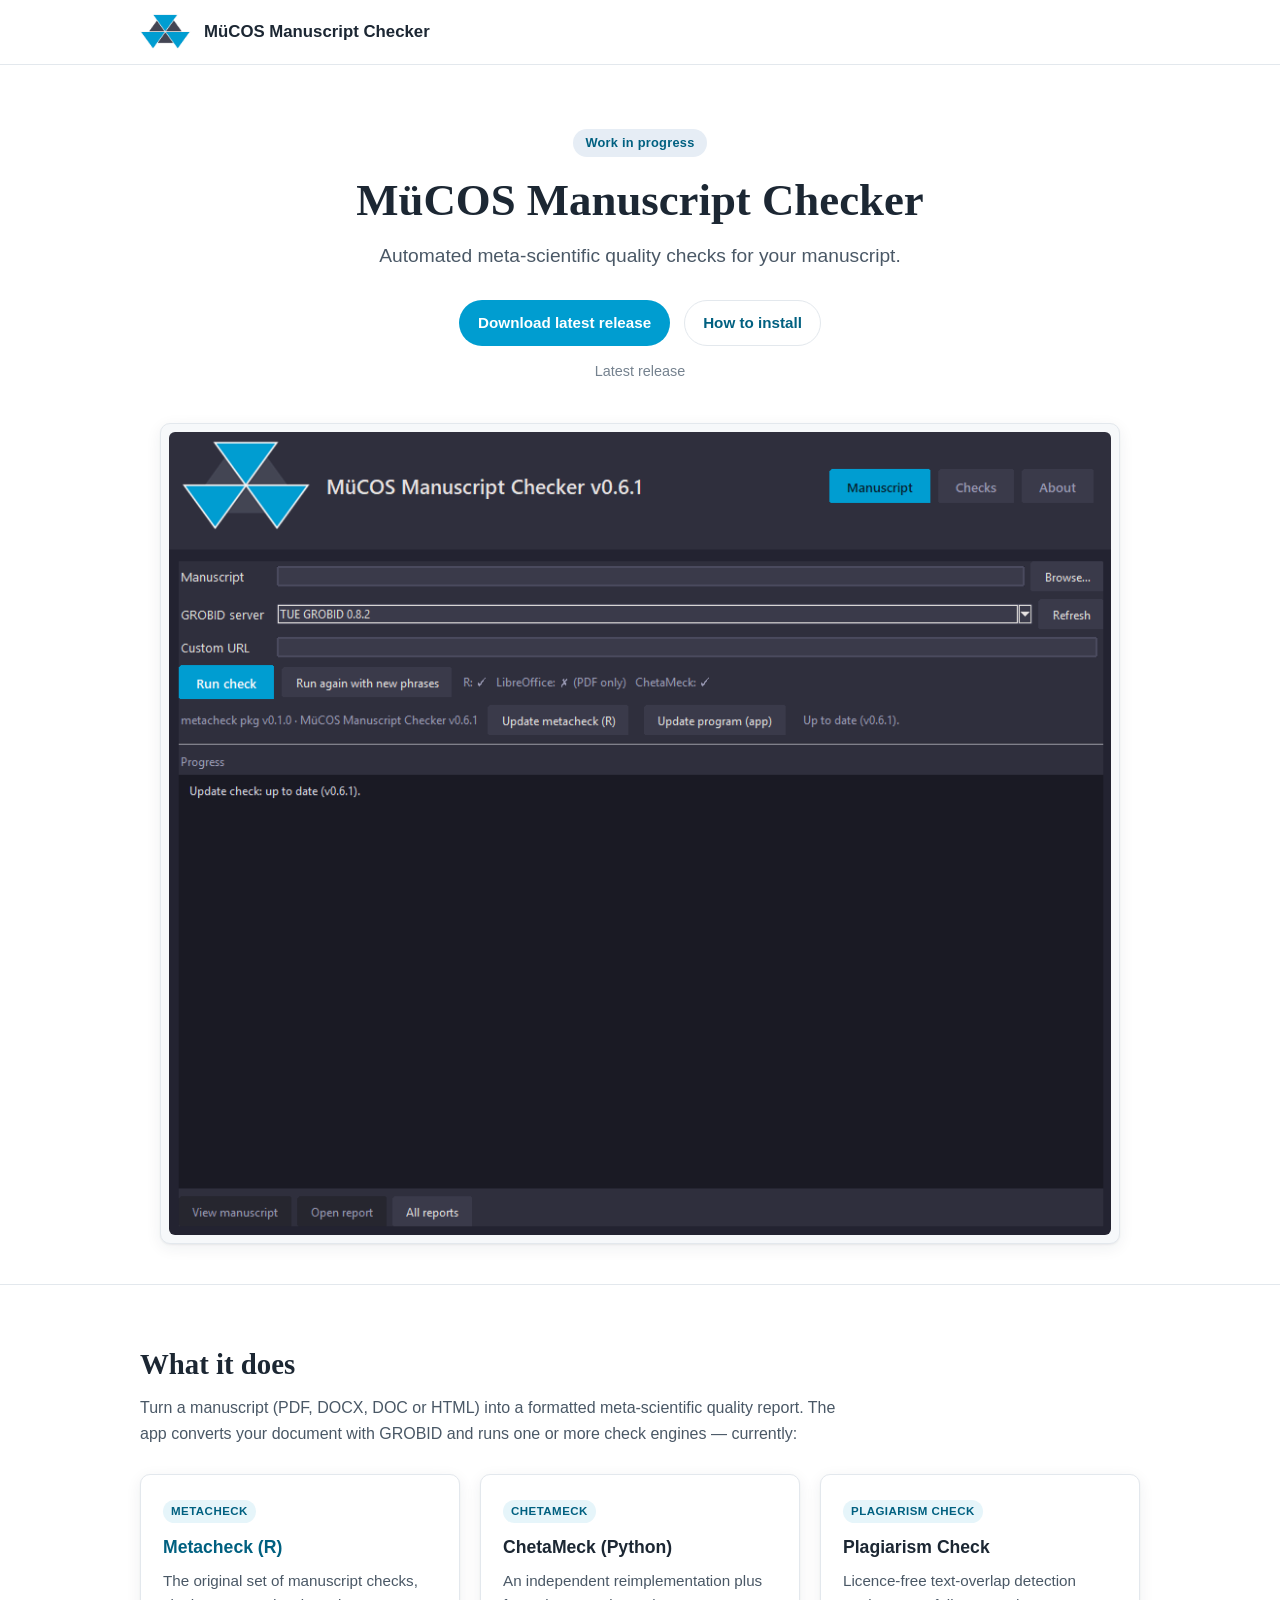
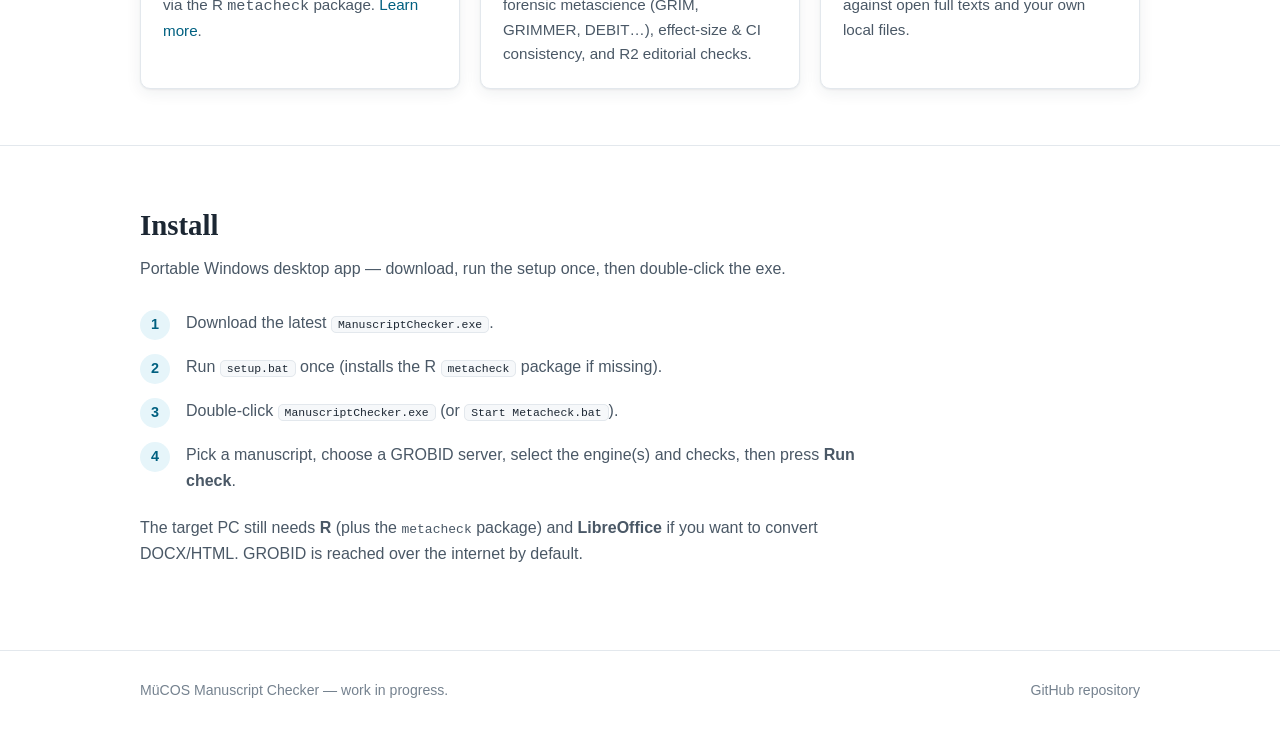
<file: site/index.html>
<!DOCTYPE html>
<html lang="en">
<head>
  <meta charset="utf-8">
  <meta name="viewport" content="width=device-width, initial-scale=1">
  <title>MüCOS Manuscript Checker</title>
  <meta name="description" content="Automated meta-scientific quality checks for manuscripts.">
  <link rel="icon" href="assets/logo.png">
  <link rel="stylesheet" href="assets/style.css">
</head>
<body id="top">

  <header class="header">
    <div class="header-inner">
      <a class="brand" href="#top" title="Back to top">
        <img src="assets/logo.png" alt="MüCOS logo">
        <span>MüCOS Manuscript Checker</span>
      </a>
    </div>
  </header>

  <main>
    <section class="hero">
      <div class="container">
        <div class="badge">Work in progress</div>
        <h1>MüCOS Manuscript Checker</h1>
        <p class="tagline">Automated meta-scientific quality checks for your manuscript.</p>
        <div class="hero-actions">
          <a class="btn btn-primary" id="dl-btn" href="https://github.com/replicationresearch/manuscriptchecker/releases/latest/download/ManuscriptChecker.exe">Download latest release</a>
          <a class="btn btn-ghost" href="#install">How to install</a>
        </div>
        <p class="hero-meta">
          <span id="version">Latest release</span>
          <span id="dl-size"></span>
        </p>

        <div class="screenshot-wrap">
          <img src="assets/mmc.png" alt="Screenshot of the MüCOS Manuscript Checker desktop app">
        </div>
      </div>
    </section>

    <section class="section" id="overview">
      <div class="container">
        <h2>What it does</h2>
        <p class="lead">
          Turn a manuscript (PDF, DOCX, DOC or HTML) into a formatted meta-scientific
          quality report. The app converts your document with GROBID and runs one or
          more check engines — currently:
        </p>
        <div class="cards">
          <div class="card">
            <span class="tag">metacheck</span>
            <h3><a href="https://www.scienceverse.org/metacheck/articles/metacheck.html">Metacheck (R)</a></h3>
            <p>The original set of manuscript checks, via the R <code>metacheck</code> package. <a href="https://www.scienceverse.org/metacheck/articles/metacheck.html">Learn more</a>.</p>
          </div>
          <div class="card">
            <span class="tag">ChetaMeck</span>
            <h3>ChetaMeck (Python)</h3>
            <p>An independent reimplementation plus forensic metascience (GRIM, GRIMMER, DEBIT…), effect-size &amp; CI consistency, and R2 editorial checks.</p>
          </div>
          <div class="card">
            <span class="tag">Plagiarism Check</span>
            <h3>Plagiarism Check</h3>
            <p>Licence-free text-overlap detection against open full texts and your own local files.</p>
          </div>
        </div>
      </div>
    </section>

    <section class="section" id="install">
      <div class="container">
        <h2>Install</h2>
        <p class="lead">Portable Windows desktop app — download, run the setup once, then double-click the exe.</p>
        <div class="steps">
          <div class="step"><div>Download the latest <code>ManuscriptChecker.exe</code>.</div></div>
          <div class="step"><div>Run <code>setup.bat</code> once (installs the R <code>metacheck</code> package if missing).</div></div>
          <div class="step"><div>Double-click <code>ManuscriptChecker.exe</code> (or <code>Start Metacheck.bat</code>).</div></div>
          <div class="step"><div>Pick a manuscript, choose a GROBID server, select the engine(s) and checks, then press <strong>Run check</strong>.</div></div>
        </div>
        <p class="lead" style="margin-top:22px;">
          The target PC still needs <strong>R</strong> (plus the <code>metacheck</code> package) and
          <strong>LibreOffice</strong> if you want to convert DOCX/HTML. GROBID is reached over the
          internet by default.
        </p>
      </div>
    </section>
  </main>

  <footer class="footer">
    <div class="container footer-inner">
      <div>MüCOS Manuscript Checker — work in progress.</div>
      <div>
        <a href="https://github.com/replicationresearch/manuscriptchecker">GitHub repository</a>
      </div>
    </div>
  </footer>

  <script>
    const REPO = "replicationresearch/manuscriptchecker";
    const EXE = "ManuscriptChecker.exe";
    function fmt(b) {
      if (!b) return "";
      const u = ["B", "KB", "MB", "GB"];
      let i = 0;
      while (b >= 1024 && i < u.length - 1) { b /= 1024; i++; }
      return b.toFixed(1) + " " + u[i];
    }
    async function refresh() {
      try {
        const r = await fetch(`https://api.github.com/repos/${REPO}/releases/latest`);
        if (!r.ok) return;
        const rel = await r.json();
        const ver = (rel.tag_name || "").replace(/^v/, "");
        const asset = (rel.assets || []).find(a => a.name === EXE);
        const url = asset ? asset.browser_download_url
                          : `https://github.com/${REPO}/releases/latest/download/${EXE}`;
        document.getElementById("dl-btn").href = url;
        document.getElementById("version").textContent = ver ? "Latest release: v" + ver : "Latest release";
        document.getElementById("dl-size").textContent = asset ? " · " + fmt(asset.size) : "";
      } catch (e) { /* keep the static latest/download fallback link */ }
    }
    refresh();
  </script>
</body>
</html>
</file>
<file: site/assets/style.css>
:root {
  --accent: #009dd0;
  --accent-dark: #00769c;
  --accent-soft: #e6f5fa;
  --accent-deep: #006080;
  --accent-deep-dark: #004a63;
  --highlight-soft: #e6edf5;
  --ink: #1c2733;
  --ink-soft: #4a5866;
  --muted: #75828f;
  --rule: #e3e8ed;
  --bg: #ffffff;
  --bg-alt: #f6f8fa;
  --serif: "Source Serif 4", "Charter", Cambria, Georgia, serif;
  --sans: "Source Sans 3", -apple-system, BlinkMacSystemFont, "Segoe UI", Roboto, "Helvetica Neue", Arial, sans-serif;
  --shadow: 0 1px 2px rgba(28, 39, 51, .06), 0 4px 16px rgba(28, 39, 51, .07);
  --radius: 10px;
}

* { box-sizing: border-box; }

html { scroll-behavior: smooth; }

body {
  margin: 0;
  font-family: var(--sans);
  color: var(--ink);
  background: var(--bg);
  line-height: 1.6;
  -webkit-font-smoothing: antialiased;
}

a { color: var(--accent-deep); text-decoration: none; }
a:hover { color: var(--accent-deep-dark); }

.container { max-width: 1040px; margin: 0 auto; padding: 0 20px; }

/* Header */
.header {
  position: sticky;
  top: 0;
  z-index: 50;
  background: rgba(255, 255, 255, .92);
  backdrop-filter: saturate(180%) blur(8px);
  border-bottom: 1px solid var(--rule);
}
.header-inner {
  display: flex;
  align-items: center;
  justify-content: space-between;
  gap: 16px;
  padding: 12px 20px;
  max-width: 1040px;
  margin: 0 auto;
}
.brand { display: flex; align-items: center; gap: 12px; color: inherit; text-decoration: none; }
.brand img { height: 40px; width: auto; display: block; }
.brand span { font-weight: 700; font-size: 1.05rem; color: var(--ink); }

.nav { display: flex; align-items: center; gap: 18px; }
.nav a { color: var(--ink-soft); font-weight: 500; }
.nav a:hover { color: var(--accent-deep); }

/* Buttons */
.btn {
  display: inline-flex;
  align-items: center;
  gap: 8px;
  padding: 10px 18px;
  border-radius: 999px;
  font-weight: 600;
  font-size: 0.95rem;
  border: 1px solid transparent;
  cursor: pointer;
  transition: background .15s ease, transform .1s ease;
}
.btn-primary { background: var(--accent); color: #fff; }
.btn-primary:link, .btn-primary:visited { color: #fff; }
.btn-primary:hover { background: var(--accent-dark); color: #fff; }
.btn-primary:active { color: #fff; }
.btn-ghost { background: transparent; color: var(--accent-deep); border-color: var(--rule); }
.btn-ghost:hover { background: var(--accent-soft); border-color: var(--accent-soft); }
.btn-sm { padding: 7px 14px; font-size: 0.85rem; }

/* Hero */
.hero { padding: 64px 0 40px; text-align: center; }
.hero .badge {
  display: inline-block;
  padding: 4px 12px;
  border-radius: 999px;
  background: var(--highlight-soft);
  color: var(--accent-deep);
  font-size: 0.8rem;
  font-weight: 600;
  letter-spacing: .02em;
  margin-bottom: 18px;
}
.hero h1 {
  font-family: var(--serif);
  font-size: 2.8rem;
  line-height: 1.15;
  margin: 0 0 14px;
  color: var(--ink);
}
.hero .tagline {
  font-size: 1.2rem;
  color: var(--ink-soft);
  max-width: 640px;
  margin: 0 auto 28px;
}
.hero-actions { display: flex; justify-content: center; gap: 14px; flex-wrap: wrap; }
.hero-meta { margin-top: 14px; color: var(--muted); font-size: 0.9rem; }

/* Screenshot */
.screenshot-wrap {
  margin: 40px auto 0;
  max-width: 960px;
  padding: 8px;
  background: var(--bg-alt);
  border: 1px solid var(--rule);
  border-radius: var(--radius);
  box-shadow: var(--shadow);
}
.screenshot-wrap img {
  display: block;
  width: 100%;
  border-radius: calc(var(--radius) - 4px);
}

/* Sections */
.section { padding: 56px 0; border-top: 1px solid var(--rule); }
.section h2 {
  font-family: var(--serif);
  font-size: 1.8rem;
  margin: 0 0 8px;
  color: var(--ink);
}
.section .lead { color: var(--ink-soft); max-width: 720px; margin: 0 0 28px; }

/* Cards */
.cards { display: grid; grid-template-columns: repeat(auto-fit, minmax(240px, 1fr)); gap: 20px; }
.card {
  background: var(--bg);
  border: 1px solid var(--rule);
  border-radius: var(--radius);
  padding: 22px;
  box-shadow: var(--shadow);
}
.card h3 { margin: 0 0 8px; font-size: 1.1rem; color: var(--ink); }
.card p { margin: 0; color: var(--ink-soft); font-size: 0.95rem; }
.card .tag {
  display: inline-block;
  font-size: 0.72rem;
  font-weight: 700;
  color: var(--accent-deep);
  background: var(--accent-soft);
  padding: 2px 8px;
  border-radius: 999px;
  margin-bottom: 10px;
  text-transform: uppercase;
  letter-spacing: .04em;
}

/* Steps */
.steps { counter-reset: step; display: grid; gap: 14px; max-width: 720px; }
.step {
  display: flex;
  gap: 16px;
  align-items: flex-start;
}
.step::before {
  counter-increment: step;
  content: counter(step);
  flex: 0 0 30px;
  width: 30px;
  height: 30px;
  border-radius: 50%;
  background: var(--accent-soft);
  color: var(--accent-deep);
  display: flex;
  align-items: center;
  justify-content: center;
  font-weight: 700;
  font-size: 0.9rem;
}
.step div { color: var(--ink-soft); }
.step code {
  background: var(--bg-alt);
  border: 1px solid var(--rule);
  padding: 1px 6px;
  border-radius: 5px;
  font-size: 0.88em;
  color: var(--ink);
}

/* Callout */
.callout {
  border-left: 4px solid var(--accent);
  background: var(--accent-soft);
  border-radius: 0 var(--radius) var(--radius) 0;
  padding: 18px 22px;
  max-width: 720px;
}
.callout strong { color: var(--accent-deep); }

/* Footer */
.footer {
  border-top: 1px solid var(--rule);
  padding: 28px 0;
  color: var(--muted);
  font-size: 0.88rem;
}
.footer a { color: var(--muted); }
.footer-inner { display: flex; justify-content: space-between; gap: 16px; flex-wrap: wrap; }

@media (max-width: 720px) {
  .hero h1 { font-size: 2rem; }
  .nav { display: none; }
}
</file>
